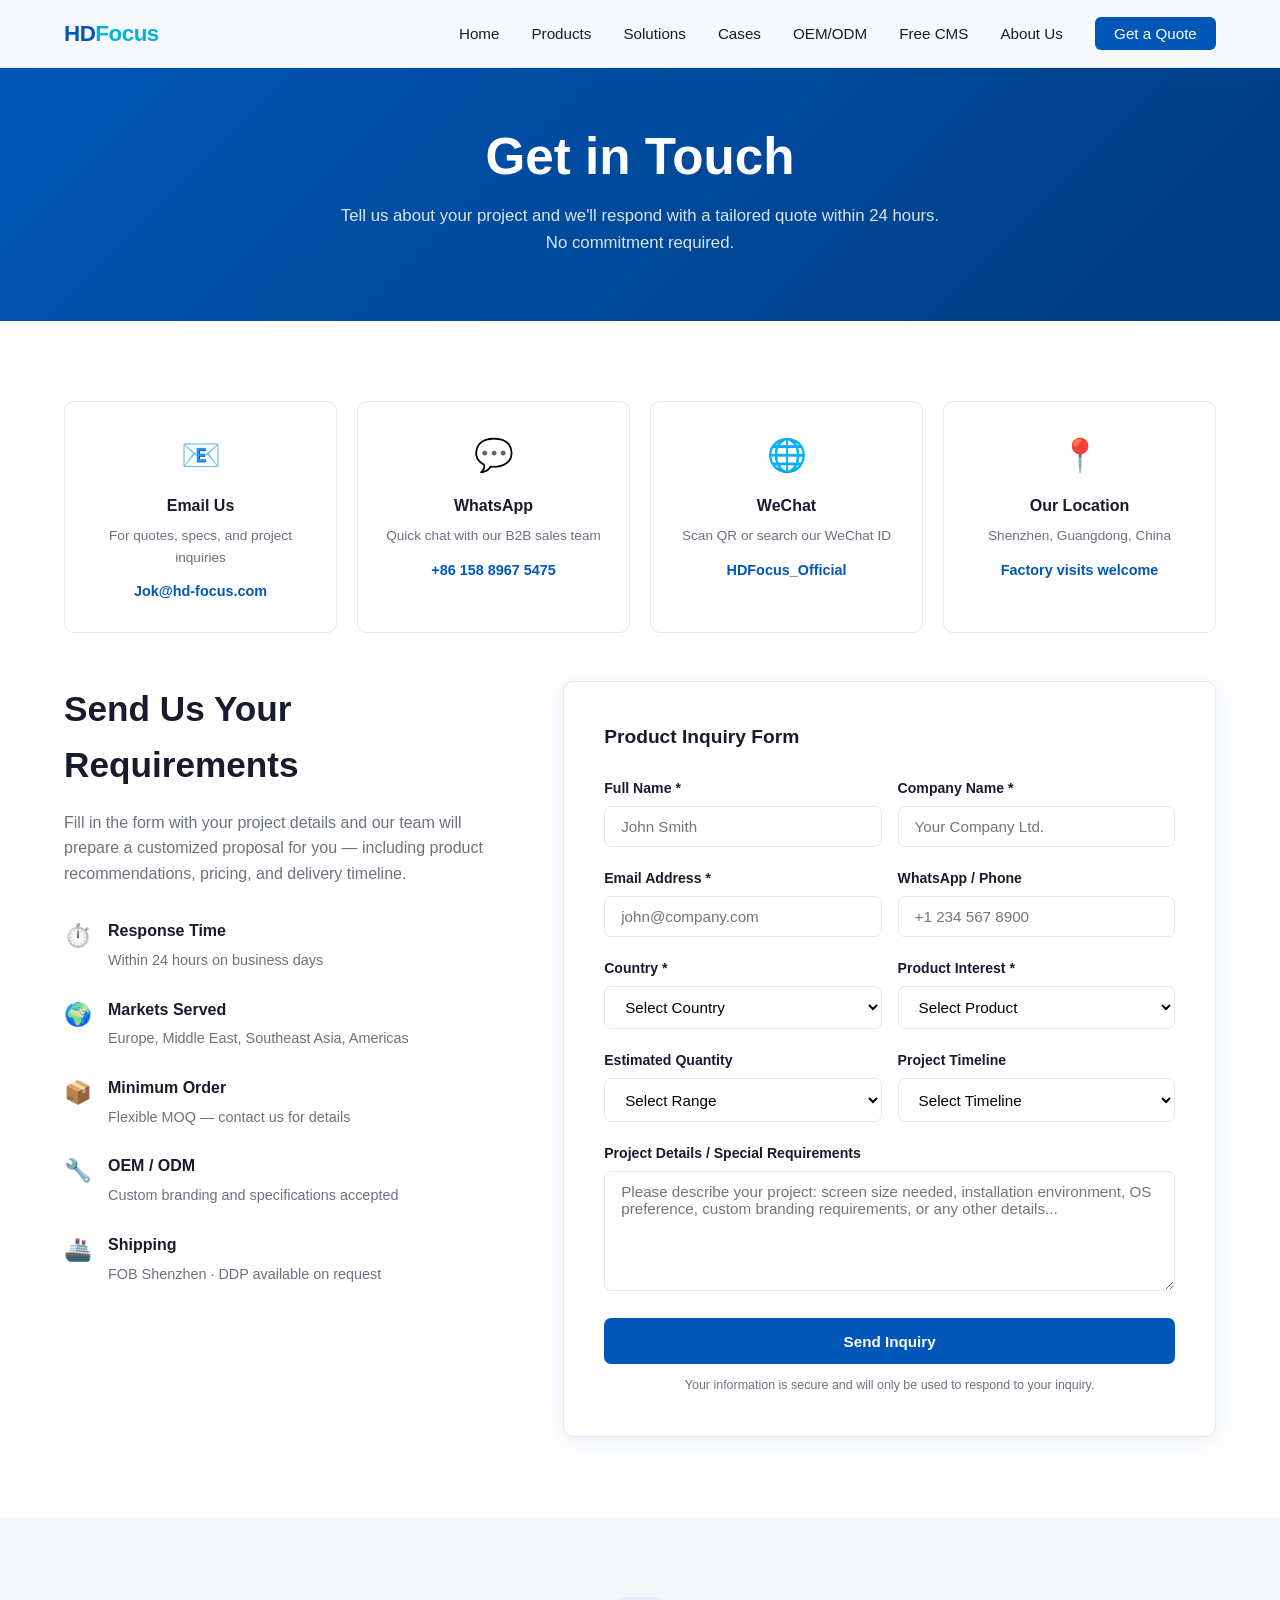
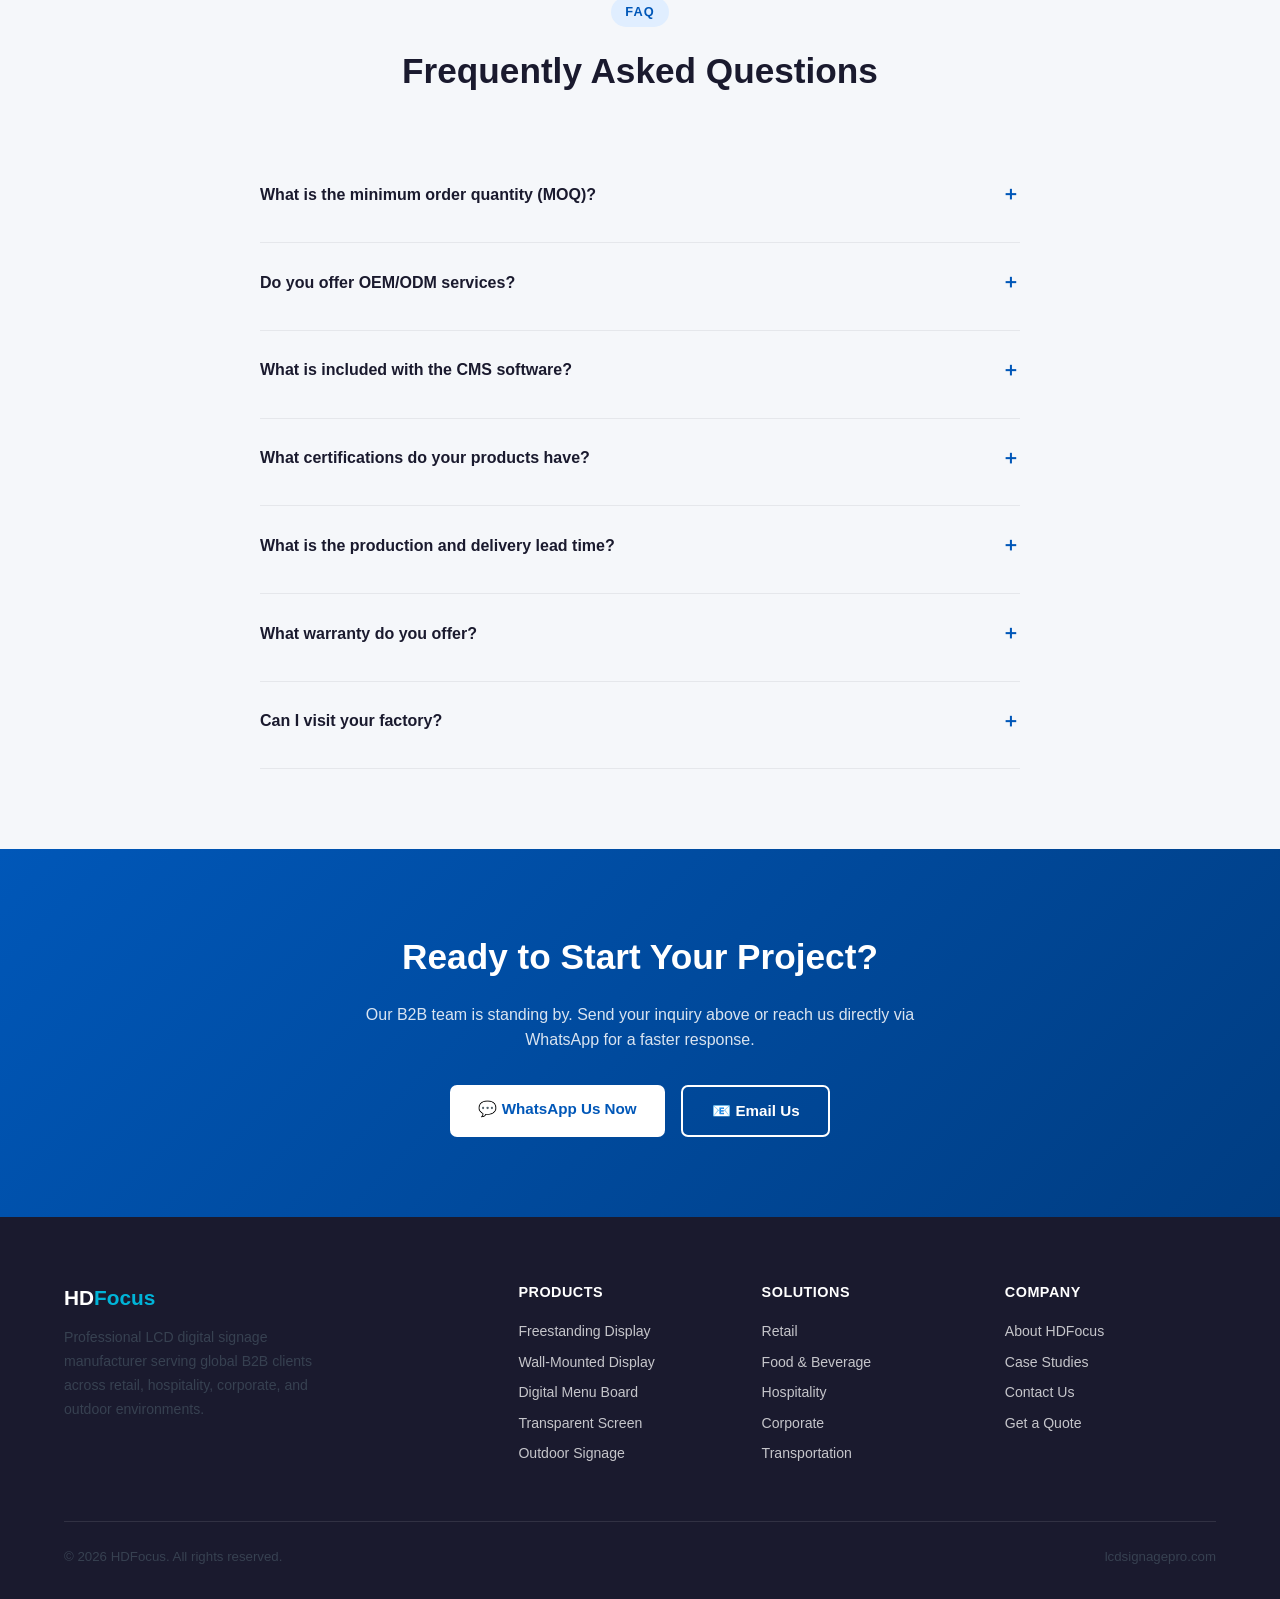
<file: contact.html>
﻿<!DOCTYPE html>
<html lang="en">
<head>
  <meta charset="UTF-8" />
  <meta name="viewport" content="width=device-width, initial-scale=1.0" />
  <title>Contact & Get a Quote | HDFocus Digital Signage</title>
  <meta name="description" content="Contact HDFocus for pricing, OEM/ODM inquiries, and project consultations. Our B2B team responds within 24 hours." />
  <link rel="stylesheet" href="style.css" />
  <style>
    .contact-page { padding: 5rem 5%; }
    .faq-list { max-width:760px; margin:0 auto; }
    .faq-item { border-bottom:1px solid var(--border); padding:1.5rem 0; }
    .faq-item h4 { font-size:1rem; margin-bottom:0.5rem; cursor:pointer; display:flex; justify-content:space-between; align-items:center; }
    .faq-item h4::after { content:'＋'; color:var(--primary); font-size:1.2rem; }
    .faq-item.open h4::after { content:'－'; }
    .faq-item p { color:var(--text-muted); font-size:0.9rem; display:none; line-height:1.7; }
    .faq-item.open p { display:block; }
    .contact-methods { display:grid; grid-template-columns:repeat(auto-fit,minmax(220px,1fr)); gap:1.25rem; margin-bottom:3rem; }
    .contact-method-card { background:#fff; border:1px solid var(--border); border-radius:var(--radius); padding:1.75rem; text-align:center; transition:all 0.2s; }
    .contact-method-card:hover { box-shadow:var(--shadow); transform:translateY(-3px); }
    .contact-method-card .icon { font-size:2rem; margin-bottom:0.75rem; }
    .contact-method-card h3 { font-size:1rem; margin-bottom:0.4rem; }
    .contact-method-card p { color:var(--text-muted); font-size:0.85rem; }
    .contact-method-card a { display:inline-block; margin-top:0.75rem; color:var(--primary); font-weight:600; font-size:0.9rem; }
  </style>
</head>
<body>

<nav class="navbar">
  <a href="index.html" class="logo">HD<span>Focus</span></a>
  <ul class="nav-links">
    <li><a href="index.html">Home</a></li>
    <li><a href="products.html">Products</a></li>
    <li><a href="solutions.html">Solutions</a></li>
    <li><a href="cases.html">Cases</a></li>
    <li><a href="oem-odm.html">OEM/ODM</a></li>
    <li><a href="cms-software.html">Free CMS</a></li>
    <li><a href="about.html">About Us</a></li>
    <li><a href="contact.html" class="nav-cta active">Get a Quote</a></li>
  </ul>
  <div class="hamburger"><span></span><span></span><span></span></div>
</nav>

<div class="page-hero">
  <h1>Get in Touch</h1>
  <p>Tell us about your project and we'll respond with a tailored quote within 24 hours. No commitment required.</p>
</div>

<!-- CONTACT METHODS -->
<section class="contact-page">
  <div class="contact-methods">
    <div class="contact-method-card">
      <div class="icon">📧</div>
      <h3>Email Us</h3>
      <p>For quotes, specs, and project inquiries</p>
      <a href="mailto:Jok@hd-focus.com">Jok@hd-focus.com</a>
    </div>
    <div class="contact-method-card">
      <div class="icon">💬</div>
      <h3>WhatsApp</h3>
      <p>Quick chat with our B2B sales team</p>
      <a href="https://wa.me/8615889675475" target="_blank">+86 158 8967 5475</a>
    </div>
    <div class="contact-method-card">
      <div class="icon">🌐</div>
      <h3>WeChat</h3>
      <p>Scan QR or search our WeChat ID</p>
      <a href="#">HDFocus_Official</a>
    </div>
    <div class="contact-method-card">
      <div class="icon">📍</div>
      <h3>Our Location</h3>
      <p>Shenzhen, Guangdong, China</p>
      <a href="#">Factory visits welcome</a>
    </div>
  </div>

  <!-- INQUIRY FORM + INFO -->
  <div class="contact-grid">
    <div class="contact-info">
      <h2>Send Us Your Requirements</h2>
      <p>Fill in the form with your project details and our team will prepare a customized proposal for you — including product recommendations, pricing, and delivery timeline.</p>

      <div class="contact-detail">
        <div class="icon">⏱️</div>
        <div>
          <strong>Response Time</strong>
          <span>Within 24 hours on business days</span>
        </div>
      </div>
      <div class="contact-detail">
        <div class="icon">🌍</div>
        <div>
          <strong>Markets Served</strong>
          <span>Europe, Middle East, Southeast Asia, Americas</span>
        </div>
      </div>
      <div class="contact-detail">
        <div class="icon">📦</div>
        <div>
          <strong>Minimum Order</strong>
          <span>Flexible MOQ — contact us for details</span>
        </div>
      </div>
      <div class="contact-detail">
        <div class="icon">🔧</div>
        <div>
          <strong>OEM / ODM</strong>
          <span>Custom branding and specifications accepted</span>
        </div>
      </div>
      <div class="contact-detail">
        <div class="icon">🚢</div>
        <div>
          <strong>Shipping</strong>
          <span>FOB Shenzhen · DDP available on request</span>
        </div>
      </div>
    </div>

    <!-- FORM — replace YOUR_FORM_ID with your Formspree form ID -->
    <div class="form-card">
      <h3 style="margin-bottom:1.5rem;">Product Inquiry Form</h3>
      <form id="inquiryForm" action="https://api.web3forms.com/submit" method="POST">
        <input type="hidden" name="access_key" value="c824265f-f2e9-4d17-a76b-673198487802" />
        <input type="hidden" name="subject" value="New Inquiry from lcdsignagepro.com" />
        <input type="hidden" name="redirect" value="false" />
        <div class="form-row">
          <div class="form-group">
            <label for="name">Full Name *</label>
            <input type="text" id="name" name="name" placeholder="John Smith" required />
          </div>
          <div class="form-group">
            <label for="company">Company Name *</label>
            <input type="text" id="company" name="company" placeholder="Your Company Ltd." required />
          </div>
        </div>
        <div class="form-row">
          <div class="form-group">
            <label for="email">Email Address *</label>
            <input type="email" id="email" name="email" placeholder="john@company.com" required />
          </div>
          <div class="form-group">
            <label for="phone">WhatsApp / Phone</label>
            <input type="text" id="phone" name="phone" placeholder="+1 234 567 8900" />
          </div>
        </div>
        <div class="form-row">
          <div class="form-group">
            <label for="country">Country *</label>
            <select id="country" name="country" required>
              <option value="">Select Country</option>
              <option>United States</option>
              <option>United Kingdom</option>
              <option>Germany</option>
              <option>France</option>
              <option>Netherlands</option>
              <option>UAE</option>
              <option>Saudi Arabia</option>
              <option>Qatar</option>
              <option>Singapore</option>
              <option>Malaysia</option>
              <option>Thailand</option>
              <option>Indonesia</option>
              <option>Australia</option>
              <option>Other</option>
            </select>
          </div>
          <div class="form-group">
            <label for="product">Product Interest *</label>
            <select id="product" name="product" required>
              <option value="">Select Product</option>
              <option>Freestanding Floor Display</option>
              <option>Wall-Mounted Display</option>
              <option>Digital Menu Board</option>
              <option>Transparent Dual Screen</option>
              <option>High-Brightness Display</option>
              <option>Flexible Frame Display</option>
              <option>Self-Order Kiosk</option>
              <option>Interactive Touch Table</option>
              <option>Bar / Strip Display</option>
              <option>Full-Screen Edge Display</option>
              <option>Outdoor Freestanding Kiosk</option>
              <option>Outdoor Wall-Mount Display</option>
              <option>Multiple Products</option>
              <option>Custom / OEM / ODM</option>
            </select>
          </div>
        </div>
        <div class="form-row">
          <div class="form-group">
            <label for="quantity">Estimated Quantity</label>
            <select id="quantity" name="quantity">
              <option value="">Select Range</option>
              <option>1–10 units</option>
              <option>11–50 units</option>
              <option>51–200 units</option>
              <option>201–500 units</option>
              <option>500+ units</option>
            </select>
          </div>
          <div class="form-group">
            <label for="timeline">Project Timeline</label>
            <select id="timeline" name="timeline">
              <option value="">Select Timeline</option>
              <option>ASAP (within 1 month)</option>
              <option>1–3 months</option>
              <option>3–6 months</option>
              <option>6+ months / Planning</option>
            </select>
          </div>
        </div>
        <div class="form-group">
          <label for="message">Project Details / Special Requirements</label>
          <textarea id="message" name="message" placeholder="Please describe your project: screen size needed, installation environment, OS preference, custom branding requirements, or any other details..."></textarea>
        </div>
        <button type="submit" class="btn btn-primary" style="width:100%;padding:0.9rem;">Send Inquiry</button>
        <p style="font-size:0.78rem;color:var(--text-muted);margin-top:0.75rem;text-align:center;">Your information is secure and will only be used to respond to your inquiry.</p>
      </form>
    </div>
  </div>
</section>

<!-- FAQ -->
<section class="section section-alt">
  <div class="section-header">
    <div class="tag">FAQ</div>
    <h2>Frequently Asked Questions</h2>
  </div>
  <div class="faq-list">
    <div class="faq-item">
      <h4>What is the minimum order quantity (MOQ)?</h4>
      <p>Our MOQ is flexible and depends on the product type. For standard products, we can accept small sample orders. For OEM/ODM orders with custom branding, MOQ typically starts from 10–50 units. Contact us and we'll work with your requirements.</p>
    </div>
    <div class="faq-item">
      <h4>Do you offer OEM/ODM services?</h4>
      <p>Yes. We offer full OEM/ODM services including custom size, bezel design, logo branding, OS configuration, interface customization, and packaging. Please share your requirements and we'll provide a tailored proposal.</p>
    </div>
    <div class="faq-item">
      <h4>What is included with the CMS software?</h4>
      <p>Every display purchase includes our professional cloud-based CMS at no extra cost. Features include remote content management, scheduling, one-click publishing, built-in templates, multi-user access, and playback analytics. There are no monthly subscription fees.</p>
    </div>
    <div class="faq-item">
      <h4>What certifications do your products have?</h4>
      <p>Our displays are CE, FCC, and RoHS certified. Indoor products meet standard safety requirements for European and US markets. Outdoor products are IP65 rated. We can provide certification documentation upon request.</p>
    </div>
    <div class="faq-item">
      <h4>What is the production and delivery lead time?</h4>
      <p>Standard products typically ship within 7–15 business days. Custom OEM/ODM orders are 20–35 business days depending on specifications and quantity. We ship globally via sea freight (FOB Shenzhen) or air freight.</p>
    </div>
    <div class="faq-item">
      <h4>What warranty do you offer?</h4>
      <p>All products come with a standard 12-month warranty covering manufacturing defects. Extended warranty options are available. Our after-sales team provides remote technical support and replacement parts for the warranty period.</p>
    </div>
    <div class="faq-item">
      <h4>Can I visit your factory?</h4>
      <p>Yes, factory visits are welcome. Our factory is located in Shenzhen, China. Please contact us in advance to arrange your visit and we'll prepare a full product demonstration for you.</p>
    </div>
  </div>
</section>

<section class="cta-banner">
  <h2>Ready to Start Your Project?</h2>
  <p>Our B2B team is standing by. Send your inquiry above or reach us directly via WhatsApp for a faster response.</p>
  <div class="cta-buttons">
    <a href="https://wa.me/8615889675475" target="_blank" class="btn btn-white">💬 WhatsApp Us Now</a>
    <a href="mailto:Jok@hd-focus.com" class="btn btn-outline" style="color:#fff;border-color:#fff;">📧 Email Us</a>
  </div>
</section>

<footer>
  <div class="footer-grid">
    <div class="footer-brand">
      <div class="logo">HD<span>Focus</span></div>
      <p>Professional LCD digital signage manufacturer serving global B2B clients across retail, hospitality, corporate, and outdoor environments.</p>
    </div>
    <div class="footer-col">
      <h4>Products</h4>
      <a href="products.html">Freestanding Display</a>
      <a href="products.html">Wall-Mounted Display</a>
      <a href="products.html">Digital Menu Board</a>
      <a href="products.html">Transparent Screen</a>
      <a href="products.html">Outdoor Signage</a>
    </div>
    <div class="footer-col">
      <h4>Solutions</h4>
      <a href="solutions.html">Retail</a>
      <a href="solutions.html">Food & Beverage</a>
      <a href="solutions.html">Hospitality</a>
      <a href="solutions.html">Corporate</a>
      <a href="solutions.html">Transportation</a>
    </div>
    <div class="footer-col">
      <h4>Company</h4>
      <a href="about.html">About HDFocus</a>
      <a href="cases.html">Case Studies</a>
      <a href="contact.html">Contact Us</a>
      <a href="contact.html">Get a Quote</a>
    </div>
  </div>
  <div class="footer-bottom">
    <p>&copy; 2026 HDFocus. All rights reserved.</p>
    <p>lcdsignagepro.com</p>
  </div>
</footer>

<script src="main.js"></script>
<script>
document.querySelectorAll('.faq-item h4').forEach(h4 => {
  h4.addEventListener('click', () => {
    h4.parentElement.classList.toggle('open');
  });
});
</script>
</body>
</html>
</file>
<file: style.css>
/* ===== RESET & BASE ===== */
*, *::before, *::after { box-sizing: border-box; margin: 0; padding: 0; }
html { scroll-behavior: smooth; }
body {
  font-family: 'Segoe UI', Arial, sans-serif;
  color: #1a1a2e;
  background: #fff;
  line-height: 1.6;
}
a { text-decoration: none; color: inherit; }
img { max-width: 100%; display: block; }
ul { list-style: none; }

/* ===== VARIABLES ===== */
:root {
  --primary: #0057b8;
  --primary-dark: #003d82;
  --accent: #00b4d8;
  --dark: #1a1a2e;
  --gray: #f5f7fa;
  --text-muted: #6b7280;
  --border: #e5e7eb;
  --radius: 10px;
  --shadow: 0 4px 24px rgba(0,87,184,0.10);
  --transition: 0.25s ease;
}

/* ===== TYPOGRAPHY ===== */
h1 { font-size: clamp(2rem, 5vw, 3.2rem); font-weight: 800; line-height: 1.15; }
h2 { font-size: clamp(1.5rem, 3vw, 2.2rem); font-weight: 700; }
h3 { font-size: 1.2rem; font-weight: 600; }
p { color: #374151; }

/* ===== NAVBAR ===== */
.navbar {
  position: fixed; top: 0; left: 0; right: 0; z-index: 1000;
  background: rgba(255,255,255,0.97);
  backdrop-filter: blur(10px);
  border-bottom: 1px solid var(--border);
  padding: 0 5%;
  display: flex; align-items: center; justify-content: space-between;
  height: 68px;
}
.navbar .logo {
  font-size: 1.4rem; font-weight: 800;
  color: var(--primary);
  letter-spacing: -0.5px;
}
.navbar .logo span { color: var(--accent); }
.nav-links { display: flex; gap: 2rem; align-items: center; }
.nav-links a {
  font-size: 0.95rem; font-weight: 500; color: var(--dark);
  transition: color var(--transition);
}
.nav-links a:hover, .nav-links a.active { color: var(--primary); }
.nav-cta {
  background: var(--primary); color: #fff !important;
  padding: 0.5rem 1.2rem; border-radius: 6px;
  transition: background var(--transition) !important;
}
.nav-cta:hover { background: var(--primary-dark) !important; }
.hamburger { display: none; flex-direction: column; gap: 5px; cursor: pointer; }
.hamburger span { width: 24px; height: 2px; background: var(--dark); border-radius: 2px; transition: var(--transition); }

/* ===== BUTTONS ===== */
.btn {
  display: inline-block; padding: 0.75rem 1.8rem;
  border-radius: 7px; font-weight: 600; font-size: 0.95rem;
  transition: all var(--transition); cursor: pointer; border: none;
}
.btn-primary { background: var(--primary); color: #fff; }
.btn-primary:hover { background: var(--primary-dark); transform: translateY(-1px); box-shadow: 0 6px 20px rgba(0,87,184,0.3); }
.btn-outline { background: transparent; color: var(--primary); border: 2px solid var(--primary); }
.btn-outline:hover { background: var(--primary); color: #fff; }
.btn-white { background: #fff; color: var(--primary); }
.btn-white:hover { background: var(--gray); }
.btn-accent { background: var(--accent); color: #fff; }
.btn-accent:hover { background: #0096b4; }

/* ===== SECTION WRAPPER ===== */
.section { padding: 5rem 5%; }
.section-alt { background: var(--gray); }
.section-header { text-align: center; max-width: 700px; margin: 0 auto 3.5rem; }
.section-header .tag {
  display: inline-block; background: #e0eeff; color: var(--primary);
  font-size: 0.8rem; font-weight: 700; letter-spacing: 1px; text-transform: uppercase;
  padding: 0.3rem 0.9rem; border-radius: 20px; margin-bottom: 1rem;
}
.section-header p { color: var(--text-muted); margin-top: 0.75rem; font-size: 1.05rem; }

/* ===== HERO ===== */
.hero {
  min-height: 100vh;
  background: linear-gradient(135deg, #0057b8 0%, #003d82 50%, #001f4d 100%);
  display: flex; align-items: center; padding: 8rem 5% 5rem;
  position: relative; overflow: hidden;
}
.hero::before {
  content: '';
  position: absolute; top: -50%; right: -20%;
  width: 700px; height: 700px;
  background: radial-gradient(circle, rgba(0,180,216,0.15) 0%, transparent 70%);
  border-radius: 50%;
}
.hero-content { max-width: 650px; color: #fff; position: relative; z-index: 1; }
.hero-tag {
  display: inline-block; background: rgba(0,180,216,0.2); color: var(--accent);
  border: 1px solid rgba(0,180,216,0.4);
  font-size: 0.8rem; font-weight: 700; letter-spacing: 1px; text-transform: uppercase;
  padding: 0.35rem 1rem; border-radius: 20px; margin-bottom: 1.5rem;
}
.hero h1 { color: #fff; margin-bottom: 1.25rem; }
.hero h1 span { color: var(--accent); }
.hero p { color: rgba(255,255,255,0.85); font-size: 1.1rem; margin-bottom: 2rem; max-width: 520px; }
.hero-buttons { display: flex; gap: 1rem; flex-wrap: wrap; }
.hero-stats { display: flex; gap: 2.5rem; margin-top: 3.5rem; flex-wrap: wrap; }
.stat { border-left: 3px solid var(--accent); padding-left: 1rem; }
.stat strong { display: block; font-size: 1.8rem; font-weight: 800; color: #fff; }
.stat span { font-size: 0.85rem; color: rgba(255,255,255,0.7); }

/* ===== FEATURES GRID ===== */
.features-grid { display: grid; grid-template-columns: repeat(auto-fit, minmax(240px, 1fr)); gap: 1.5rem; }
.feature-card {
  background: #fff; border: 1px solid var(--border);
  border-radius: var(--radius); padding: 2rem 1.5rem;
  transition: all var(--transition);
}
.feature-card:hover { transform: translateY(-4px); box-shadow: var(--shadow); border-color: var(--accent); }
.feature-icon { font-size: 2rem; margin-bottom: 1rem; }
.feature-card h3 { margin-bottom: 0.5rem; }
.feature-card p { color: var(--text-muted); font-size: 0.92rem; }

/* ===== PRODUCT GRID ===== */
.products-grid { display: grid; grid-template-columns: repeat(auto-fit, minmax(280px, 1fr)); gap: 1.75rem; }
.product-card {
  background: #fff; border: 1px solid var(--border);
  border-radius: var(--radius); overflow: hidden;
  transition: all var(--transition);
}
.product-card:hover { transform: translateY(-5px); box-shadow: var(--shadow); }
.product-img {
  height: 220px; background: #f8fafc;
  display: flex; align-items: center; justify-content: center;
  font-size: 3.5rem; position: relative; overflow: hidden;
}
.product-img img { width: 100%; height: 100%; object-fit: contain; object-position: center; }
.product-badge {
  position: absolute; top: 1rem; right: 1rem;
  background: var(--accent); color: #fff;
  font-size: 0.72rem; font-weight: 700; padding: 0.2rem 0.6rem;
  border-radius: 4px; text-transform: uppercase; letter-spacing: 0.5px;
}
.product-info { padding: 1.5rem; }
.product-info h3 { margin-bottom: 0.5rem; font-size: 1.05rem; }
.product-info p { color: var(--text-muted); font-size: 0.88rem; margin-bottom: 1rem; }
.product-specs { display: flex; gap: 0.5rem; flex-wrap: wrap; }
.spec-tag {
  background: var(--gray); color: var(--primary);
  font-size: 0.75rem; font-weight: 600; padding: 0.2rem 0.6rem;
  border-radius: 4px;
}

/* ===== SOLUTIONS ===== */
.solutions-grid { display: grid; grid-template-columns: repeat(auto-fit, minmax(300px, 1fr)); gap: 1.75rem; }
.solution-card {
  border-radius: var(--radius); overflow: hidden;
  position: relative; min-height: 280px;
  display: flex; flex-direction: column; justify-content: flex-end;
  background: linear-gradient(135deg, #1a1a2e, #0057b8);
  padding: 2rem;
  transition: all var(--transition);
}
.solution-card:hover { transform: translateY(-4px); box-shadow: var(--shadow); }
.solution-icon { font-size: 2.5rem; margin-bottom: 1rem; }
.solution-card h3 { color: #fff; font-size: 1.15rem; margin-bottom: 0.5rem; }
.solution-card p { color: rgba(255,255,255,0.8); font-size: 0.88rem; }

/* ===== WHY US ===== */
.why-grid { display: grid; grid-template-columns: repeat(auto-fit, minmax(220px, 1fr)); gap: 1.5rem; }
.why-card {
  text-align: center; padding: 2rem 1.5rem;
  border-radius: var(--radius); background: #fff;
  border: 1px solid var(--border);
}
.why-number { font-size: 2.5rem; font-weight: 800; color: var(--primary); margin-bottom: 0.5rem; }
.why-card h3 { margin-bottom: 0.5rem; }
.why-card p { color: var(--text-muted); font-size: 0.88rem; }

/* ===== CASES ===== */
.cases-grid { display: grid; grid-template-columns: repeat(auto-fit, minmax(300px, 1fr)); gap: 1.75rem; }
.case-card {
  border-radius: var(--radius); overflow: hidden;
  border: 1px solid var(--border);
  transition: all var(--transition);
}
.case-card:hover { box-shadow: var(--shadow); transform: translateY(-4px); }
.case-img {
  height: 180px; display: flex; align-items: center; justify-content: center;
  font-size: 3rem;
}
.case-info { padding: 1.5rem; }
.case-tag {
  display: inline-block; background: #e0eeff; color: var(--primary);
  font-size: 0.75rem; font-weight: 700; padding: 0.2rem 0.6rem;
  border-radius: 4px; text-transform: uppercase; margin-bottom: 0.75rem;
}
.case-info h3 { margin-bottom: 0.5rem; }
.case-info p { color: var(--text-muted); font-size: 0.88rem; }

/* ===== CTA BANNER ===== */
.cta-banner {
  background: linear-gradient(135deg, var(--primary), var(--primary-dark));
  padding: 5rem 5%; text-align: center; color: #fff;
}
.cta-banner h2 { color: #fff; margin-bottom: 1rem; }
.cta-banner p { color: rgba(255,255,255,0.85); margin-bottom: 2rem; max-width: 600px; margin-left: auto; margin-right: auto; }
.cta-buttons { display: flex; gap: 1rem; justify-content: center; flex-wrap: wrap; }

/* ===== CONTACT FORM ===== */
.contact-grid { display: grid; grid-template-columns: 1fr 1.5fr; gap: 4rem; align-items: start; }
.contact-info h2 { margin-bottom: 1rem; }
.contact-info p { color: var(--text-muted); margin-bottom: 2rem; }
.contact-detail { display: flex; gap: 1rem; align-items: flex-start; margin-bottom: 1.5rem; }
.contact-detail .icon { font-size: 1.4rem; flex-shrink: 0; }
.contact-detail strong { display: block; margin-bottom: 0.2rem; }
.contact-detail span { color: var(--text-muted); font-size: 0.9rem; }
.form-card {
  background: #fff; border: 1px solid var(--border);
  border-radius: var(--radius); padding: 2.5rem;
  box-shadow: var(--shadow);
}
.form-row { display: grid; grid-template-columns: 1fr 1fr; gap: 1rem; }
.form-group { margin-bottom: 1.25rem; }
.form-group label { display: block; font-weight: 600; font-size: 0.88rem; margin-bottom: 0.4rem; }
.form-group input, .form-group select, .form-group textarea {
  width: 100%; padding: 0.7rem 1rem;
  border: 1.5px solid var(--border); border-radius: 7px;
  font-size: 0.95rem; font-family: inherit;
  transition: border-color var(--transition);
  background: #fff;
}
.form-group input:focus, .form-group select:focus, .form-group textarea:focus {
  outline: none; border-color: var(--primary);
  box-shadow: 0 0 0 3px rgba(0,87,184,0.08);
}
.form-group textarea { resize: vertical; min-height: 120px; }

/* ===== ABOUT ===== */
.about-grid { display: grid; grid-template-columns: 1fr 1fr; gap: 4rem; align-items: center; }
.about-visual {
  border-radius: var(--radius); overflow: hidden;
  background: linear-gradient(135deg, #e0eeff, #c7d9f5);
  height: 400px; display: flex; align-items: center; justify-content: center;
  font-size: 6rem;
}
.about-text h2 { margin-bottom: 1rem; }
.about-text p { color: var(--text-muted); margin-bottom: 1.5rem; }
.value-list { margin-top: 1.5rem; }
.value-item { display: flex; gap: 0.75rem; align-items: flex-start; margin-bottom: 1rem; }
.value-item .dot { width: 8px; height: 8px; border-radius: 50%; background: var(--accent); flex-shrink: 0; margin-top: 7px; }

/* ===== PAGE HERO ===== */
.page-hero {
  background: linear-gradient(135deg, #0057b8, #003d82);
  padding: 8rem 5% 4rem; color: #fff; text-align: center;
}
.page-hero h1 { color: #fff; margin-bottom: 1rem; }
.page-hero p { color: rgba(255,255,255,0.85); max-width: 600px; margin: 0 auto; font-size: 1.05rem; }

/* ===== FOOTER ===== */
footer {
  background: var(--dark); color: rgba(255,255,255,0.75);
  padding: 4rem 5% 2rem;
}
.footer-grid { display: grid; grid-template-columns: 2fr 1fr 1fr 1fr; gap: 2rem; margin-bottom: 3rem; }
.footer-brand .logo { font-size: 1.3rem; font-weight: 800; color: #fff; margin-bottom: 0.75rem; }
.footer-brand .logo span { color: var(--accent); }
.footer-brand p { font-size: 0.88rem; max-width: 260px; line-height: 1.7; }
.footer-col h4 { color: #fff; font-size: 0.9rem; font-weight: 700; margin-bottom: 1rem; text-transform: uppercase; letter-spacing: 0.5px; }
.footer-col a { display: block; font-size: 0.88rem; margin-bottom: 0.5rem; transition: color var(--transition); }
.footer-col a:hover { color: var(--accent); }
.footer-bottom { border-top: 1px solid rgba(255,255,255,0.1); padding-top: 1.5rem; display: flex; justify-content: space-between; align-items: center; flex-wrap: wrap; gap: 1rem; }
.footer-bottom p { font-size: 0.83rem; }

/* ===== RESPONSIVE ===== */
@media (max-width: 900px) {
  .contact-grid, .about-grid { grid-template-columns: 1fr; }
  .footer-grid { grid-template-columns: 1fr 1fr; }
  .about-visual { height: 250px; font-size: 4rem; }
}
@media (max-width: 768px) {
  .nav-links { display: none; flex-direction: column; position: absolute; top: 68px; left: 0; right: 0; background: #fff; padding: 1.5rem 5%; border-bottom: 1px solid var(--border); gap: 1rem; }
  .nav-links.open { display: flex; }
  .hamburger { display: flex; }
  .hero { padding-top: 6rem; }
  .hero-stats { gap: 1.5rem; }
  .form-row { grid-template-columns: 1fr; }
  .footer-grid { grid-template-columns: 1fr; }
}
@media (max-width: 480px) {
  .section { padding: 3.5rem 5%; }
  .hero-buttons { flex-direction: column; }
  .cta-buttons { flex-direction: column; align-items: center; }
}
</file>
